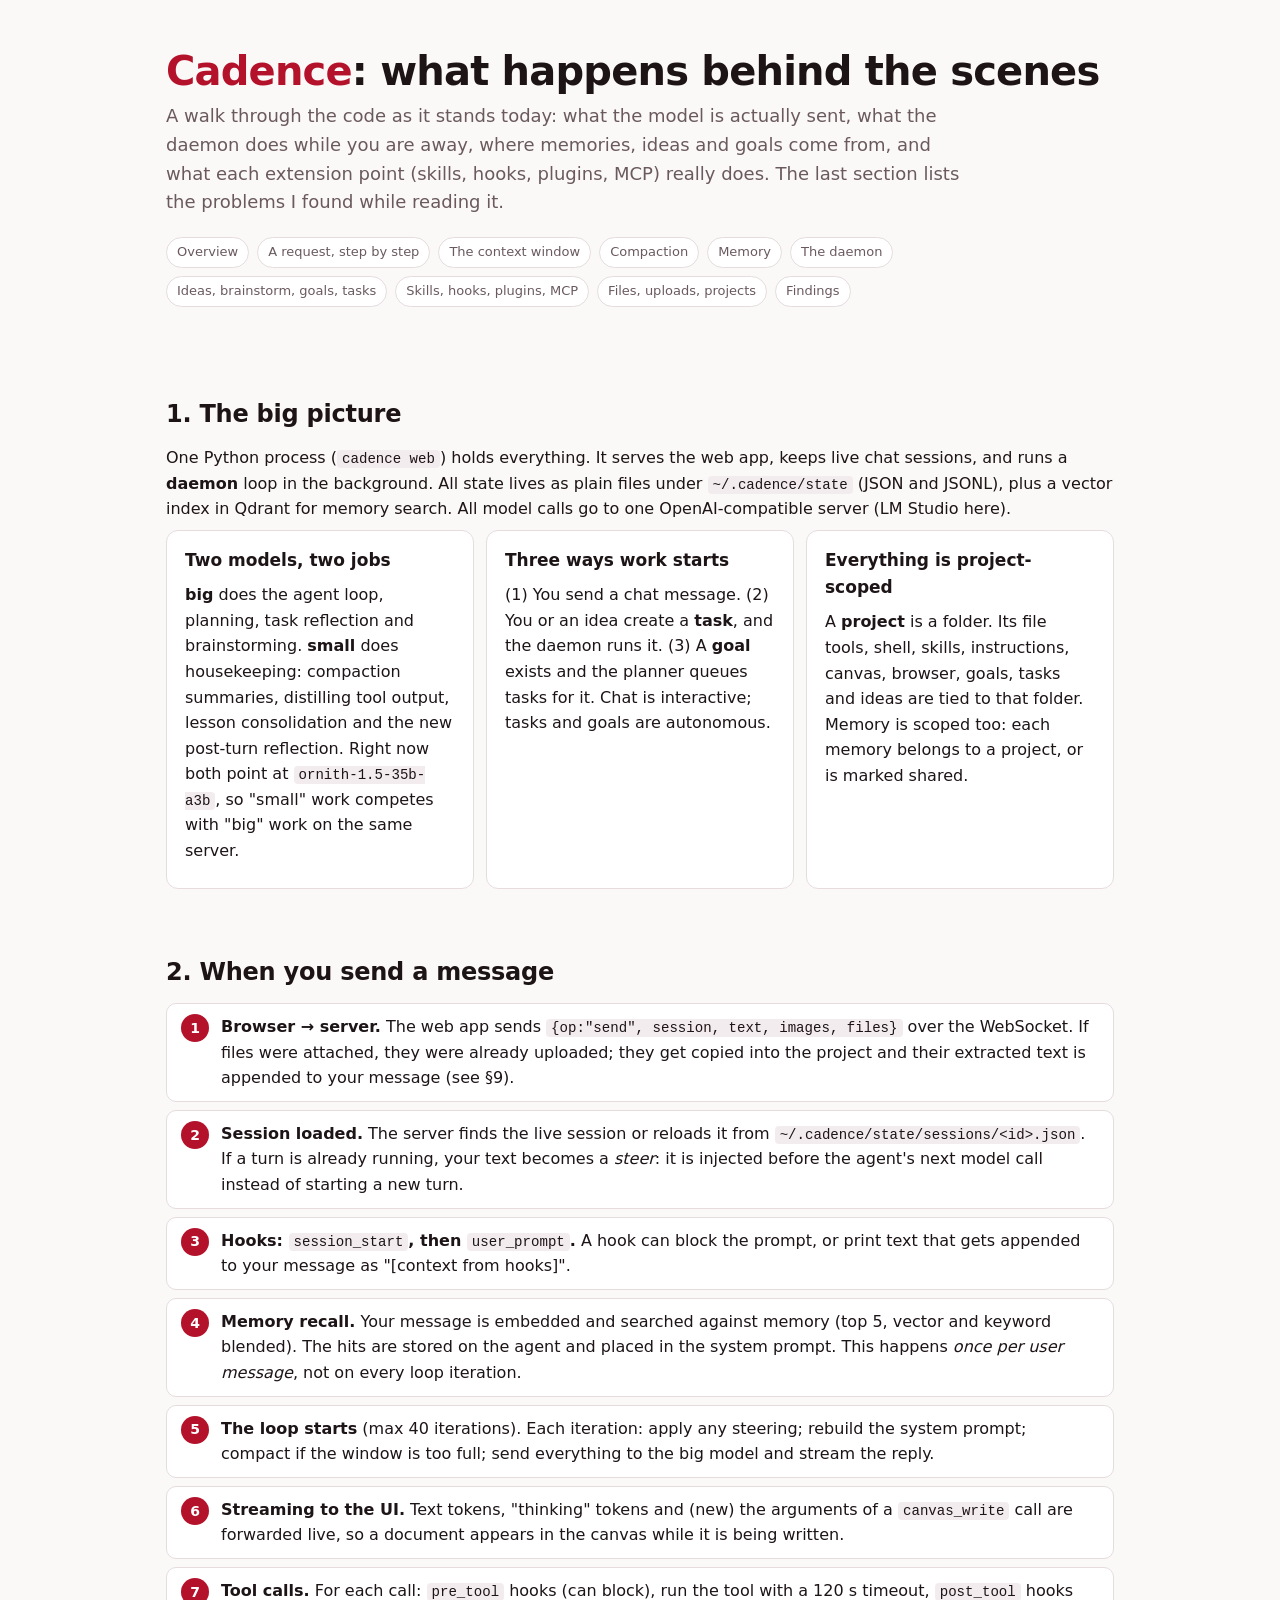
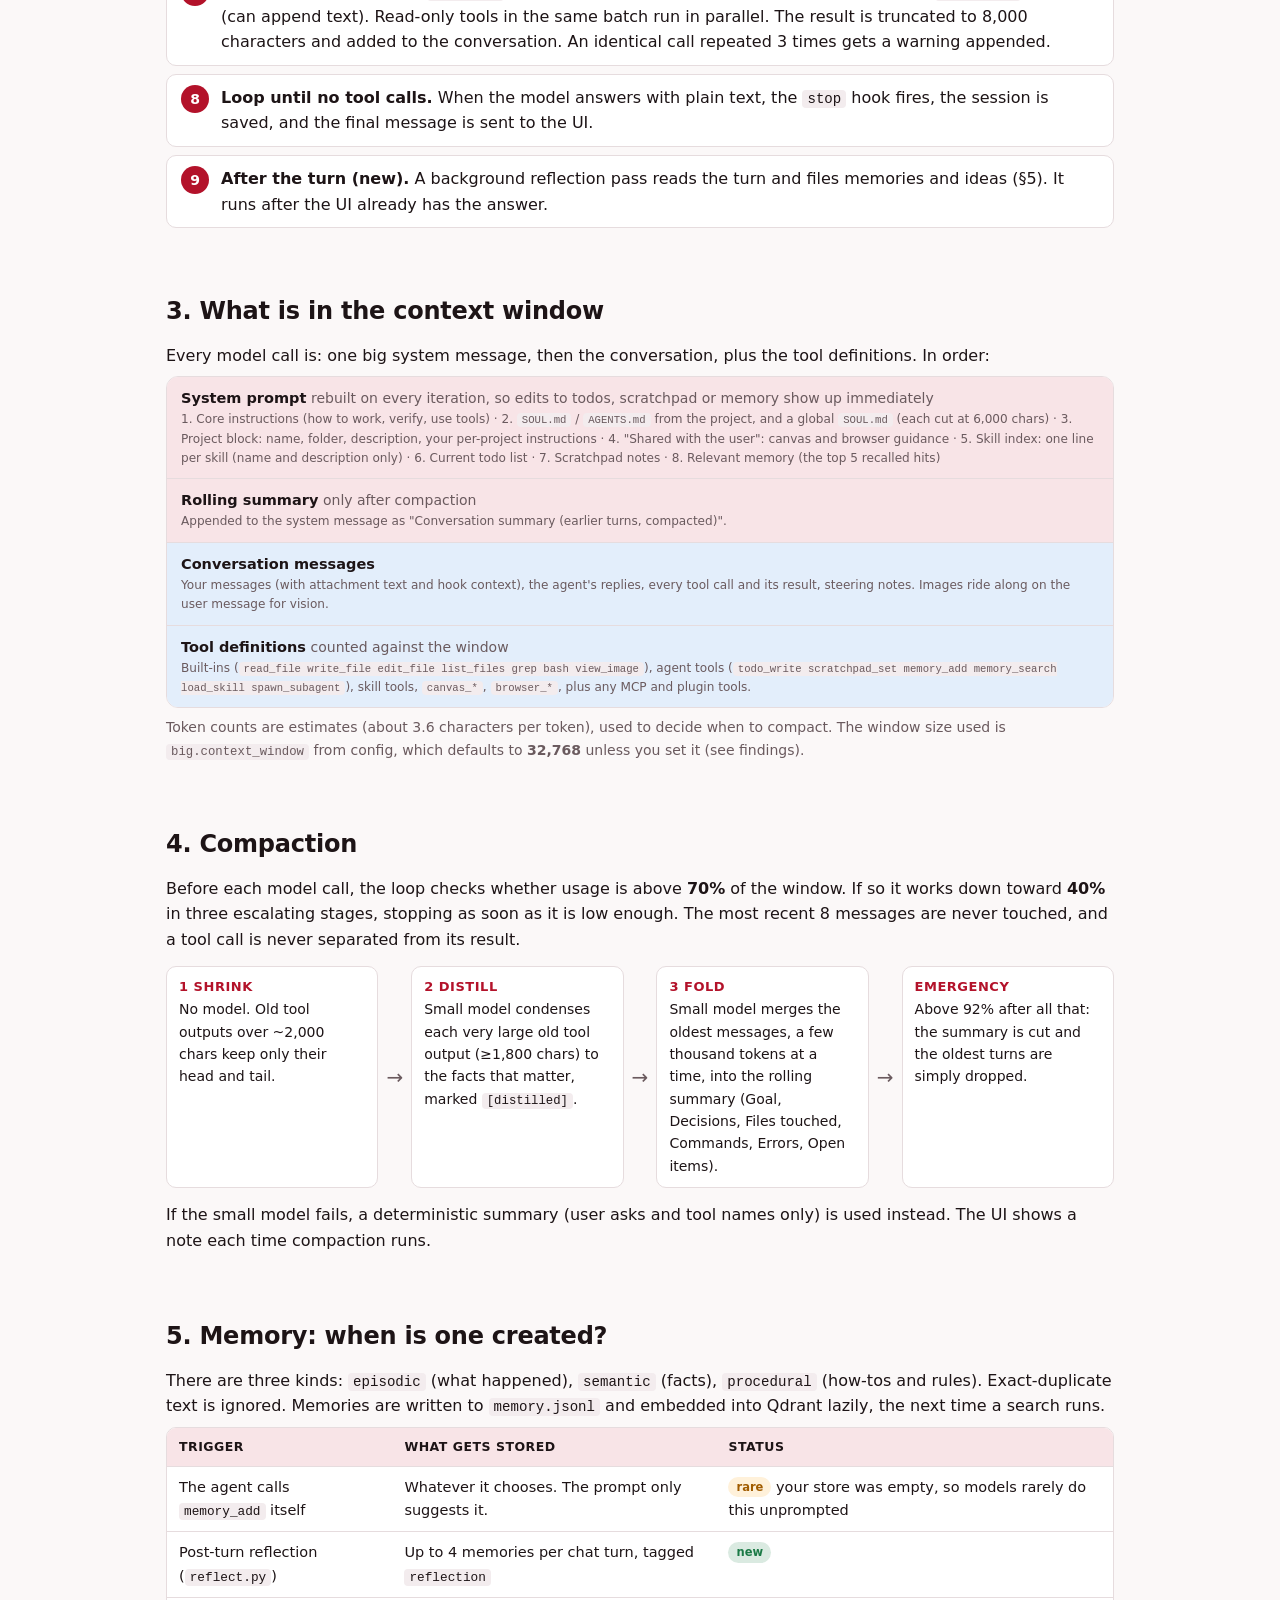
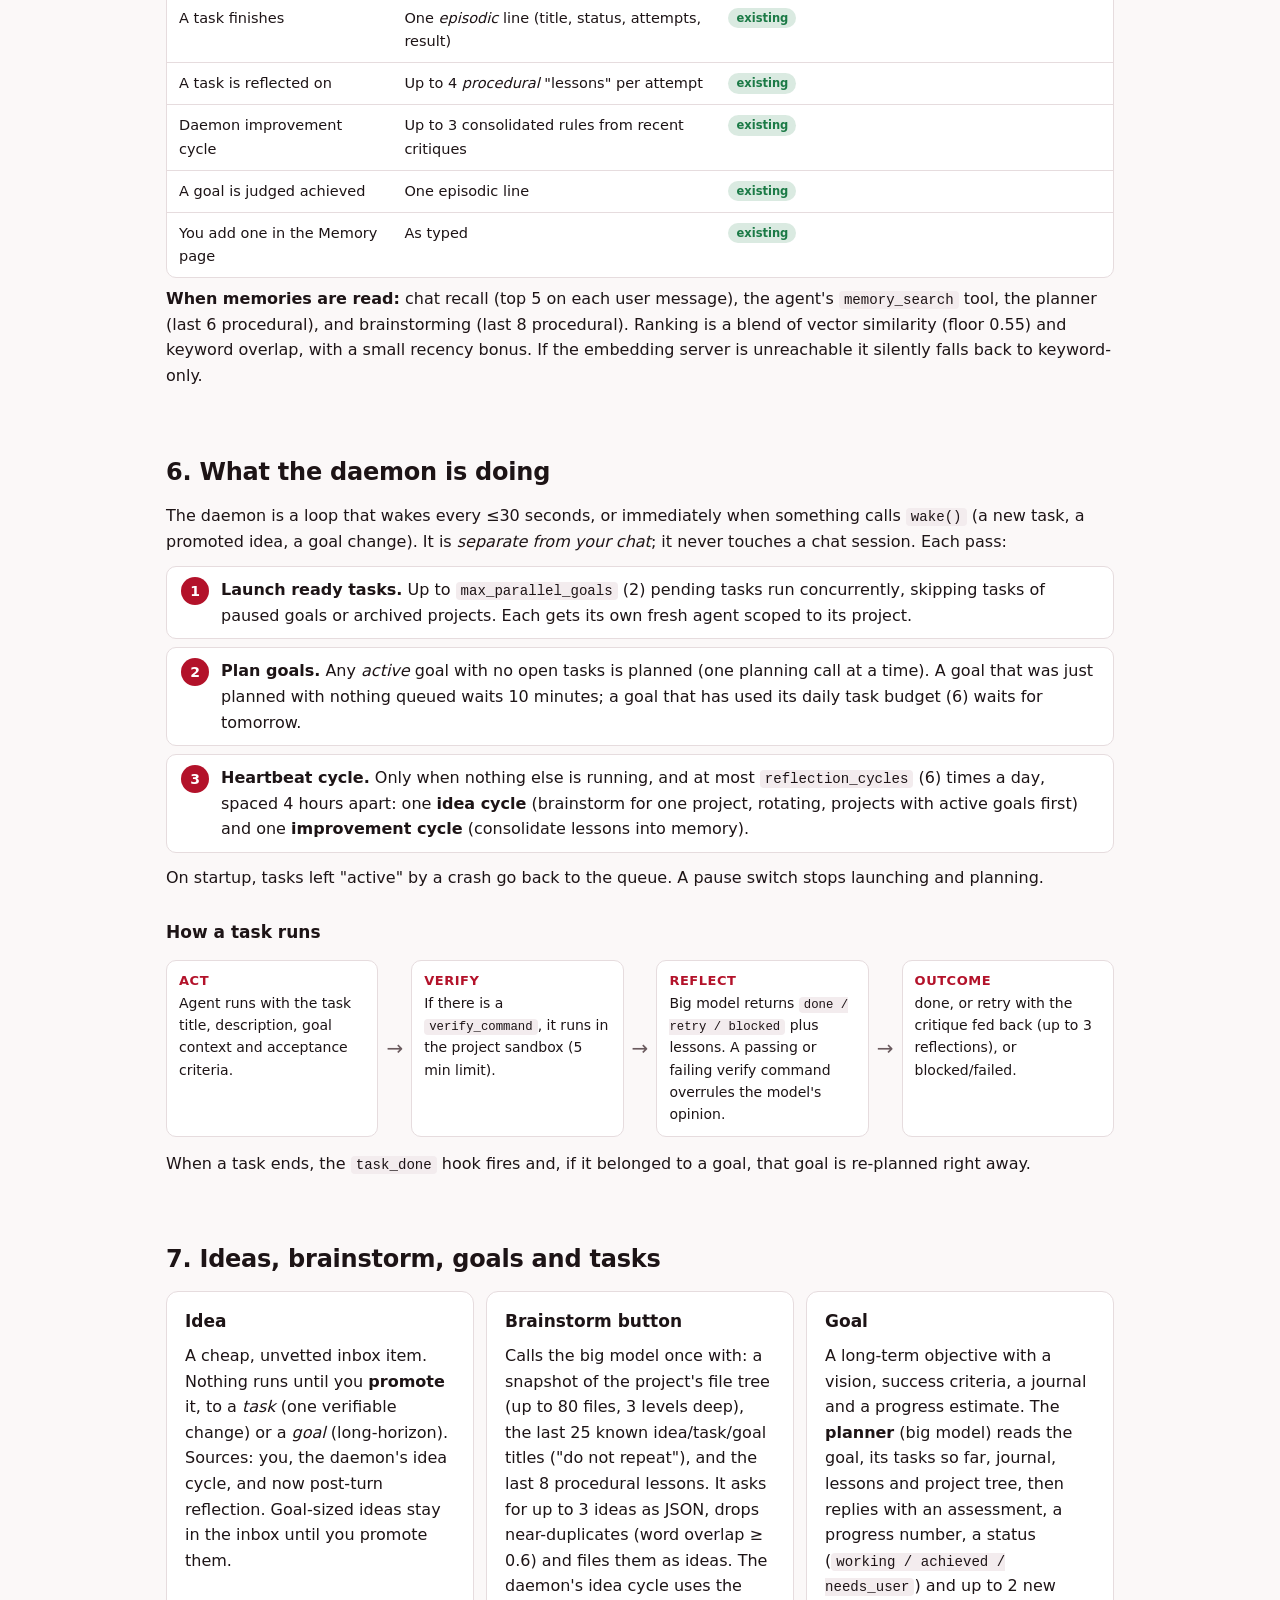
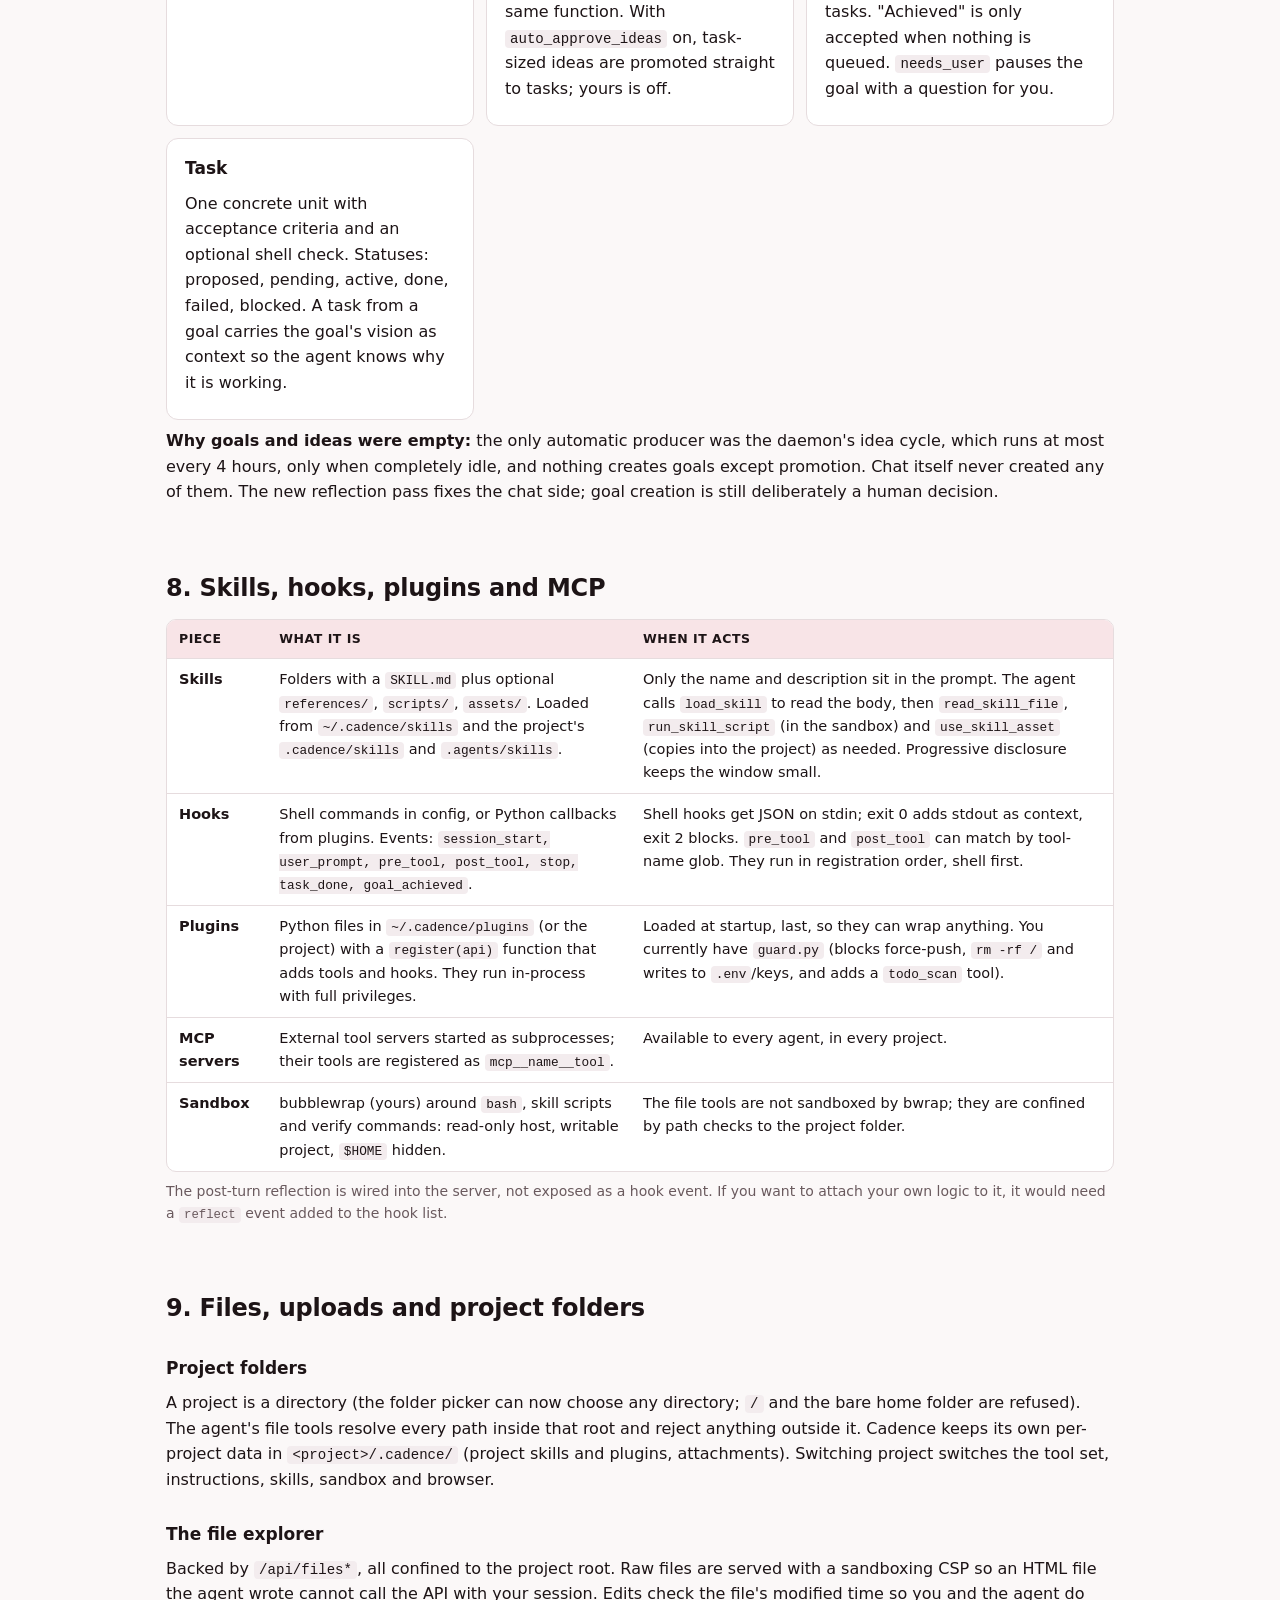
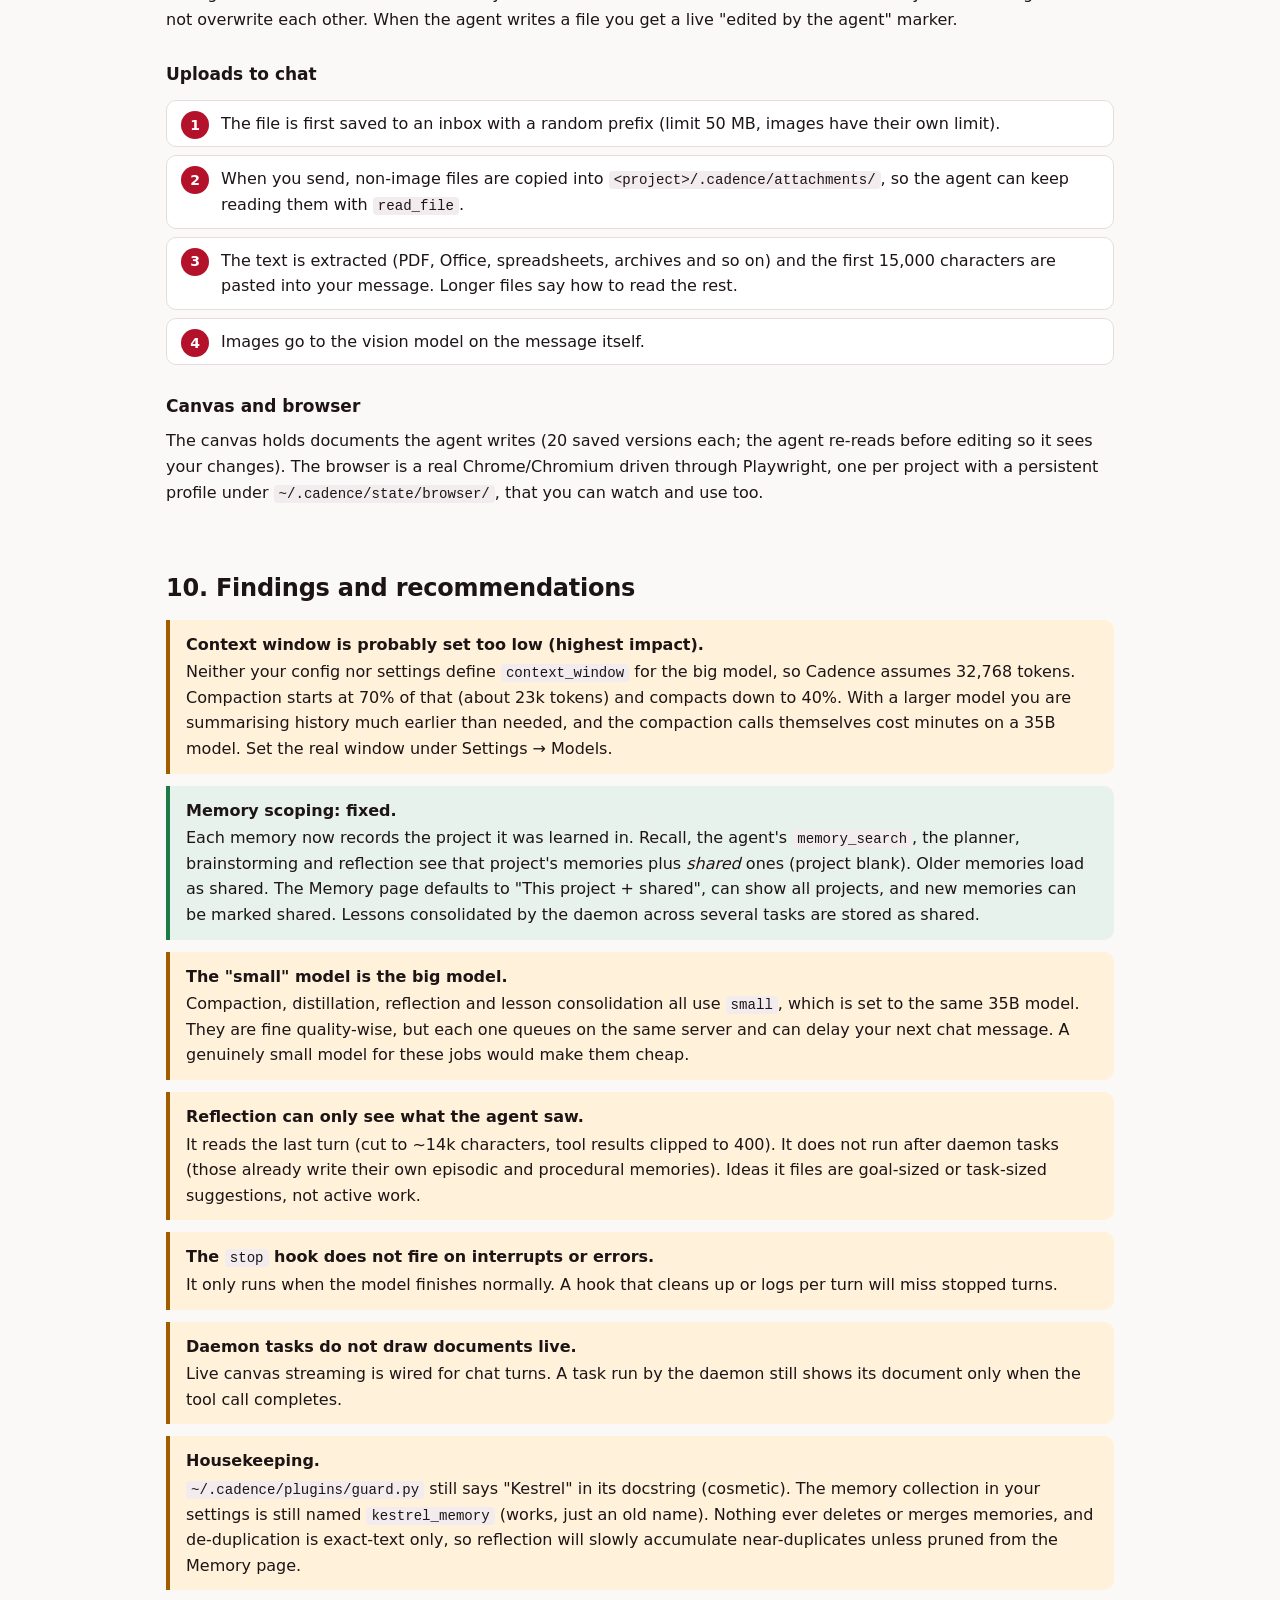
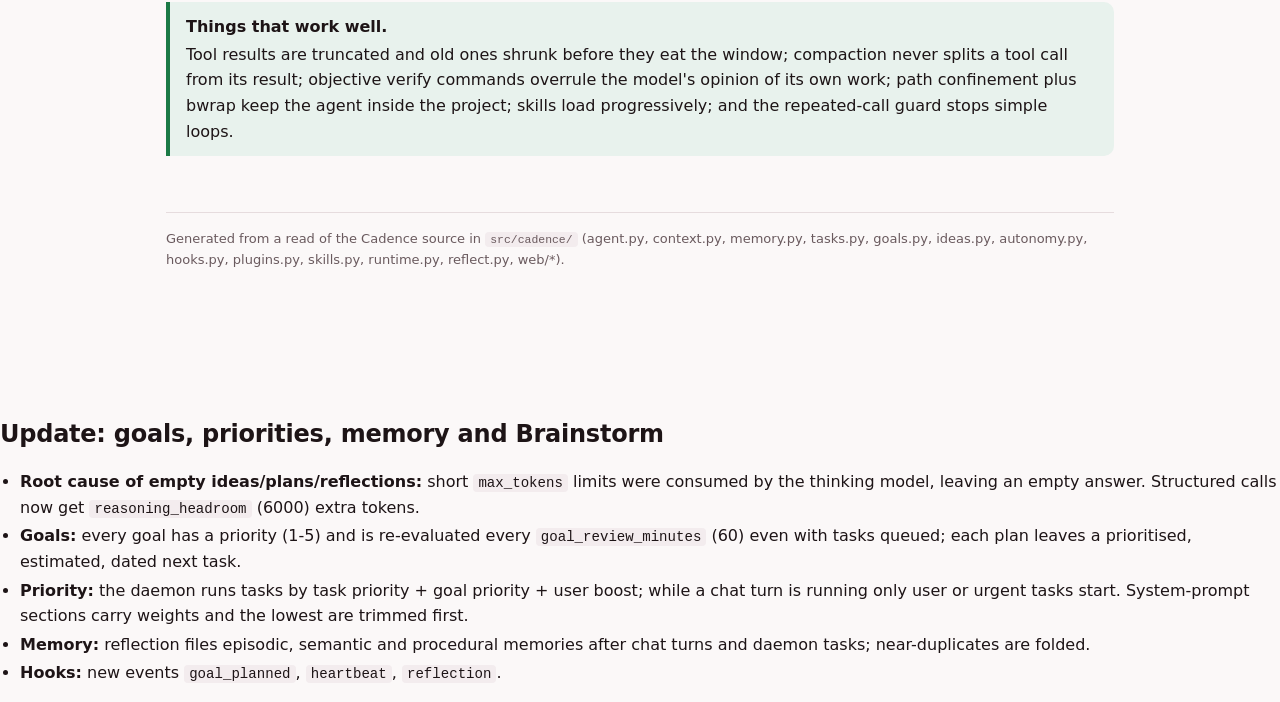
<file: assess.html>
<!doctype html>
<html lang="en">
<head>
<meta charset="utf-8">
<meta name="viewport" content="width=device-width, initial-scale=1">
<title>Cadence: how it works behind the scenes</title>
<style>
  :root {
    --bg: #fbf8f8; --panel: #ffffff; --ink: #1d1416; --muted: #6a5a5e; --line: #e6dcde;
    --brand: #b3122a; --brand-soft: #f8e4e7; --ok: #1b7a46; --warn: #a15c00; --warn-soft: #fff1da;
    --code: #f3ecee; --info: #1f5fa8; --info-soft: #e3eefb;
  }
  @media (prefers-color-scheme: dark) {
    :root {
      --bg: #140d0f; --panel: #1d1416; --ink: #f1e8ea; --muted: #b3a2a6; --line: #36272b;
      --brand: #ff5a6e; --brand-soft: #3a1620; --ok: #4cc585; --warn: #f0a640; --warn-soft: #3a2a10;
      --code: #271b1e; --info: #6aa8f0; --info-soft: #14243a;
    }
  }
  * { box-sizing: border-box; }
  html { scroll-behavior: smooth; }
  body { margin: 0; background: var(--bg); color: var(--ink); font: 16px/1.6 system-ui, -apple-system, "Segoe UI", Roboto, sans-serif; }
  .wrap { max-width: 980px; margin: 0 auto; padding: 0 16px 80px; }
  header { padding: 48px 0 24px; }
  h1 { font-size: clamp(28px, 5vw, 40px); line-height: 1.15; margin: 0 0 8px; letter-spacing: -0.02em; }
  h1 span { color: var(--brand); }
  h2 { font-size: 24px; margin: 56px 0 12px; padding-top: 8px; letter-spacing: -0.01em; }
  h3 { font-size: 17px; margin: 28px 0 6px; }
  p { margin: 8px 0; }
  .lede { color: var(--muted); font-size: 18px; max-width: 70ch; }
  nav { display: flex; flex-wrap: wrap; gap: 8px; margin: 20px 0 0; }
  nav a { font-size: 13px; padding: 4px 10px; border: 1px solid var(--line); border-radius: 999px; color: var(--muted); text-decoration: none; background: var(--panel); }
  nav a:hover { color: var(--brand); border-color: var(--brand); }
  code { background: var(--code); padding: 1px 5px; border-radius: 4px; font: 0.88em ui-monospace, SFMono-Regular, Menlo, monospace; }
  .card { background: var(--panel); border: 1px solid var(--line); border-radius: 12px; padding: 16px 18px; margin: 14px 0; }
  .grid { display: grid; gap: 12px; grid-template-columns: repeat(auto-fit, minmax(260px, 1fr)); }
  .grid .card { margin: 0; }
  .card h3 { margin-top: 0; }
  ol.steps { counter-reset: s; list-style: none; padding: 0; margin: 12px 0; }
  ol.steps li { counter-increment: s; position: relative; padding: 10px 14px 10px 54px; margin: 8px 0; background: var(--panel); border: 1px solid var(--line); border-radius: 10px; }
  ol.steps li::before { content: counter(s); position: absolute; left: 14px; top: 10px; width: 28px; height: 28px; border-radius: 50%; background: var(--brand); color: #fff; font-weight: 700; display: grid; place-items: center; font-size: 14px; }
  .flow { display: flex; flex-wrap: wrap; align-items: stretch; gap: 8px; margin: 14px 0; }
  .flow .n { flex: 1 1 140px; background: var(--panel); border: 1px solid var(--line); border-radius: 10px; padding: 10px 12px; font-size: 14px; }
  .flow .n b { display: block; color: var(--brand); font-size: 13px; text-transform: uppercase; letter-spacing: .04em; }
  .flow .arr { align-self: center; color: var(--muted); font-size: 20px; }
  table { width: 100%; border-collapse: collapse; font-size: 14.5px; background: var(--panel); border: 1px solid var(--line); border-radius: 10px; overflow: hidden; display: block; overflow-x: auto; }
  th, td { text-align: left; padding: 9px 12px; border-bottom: 1px solid var(--line); vertical-align: top; }
  th { background: var(--brand-soft); font-size: 12.5px; text-transform: uppercase; letter-spacing: .04em; }
  tr:last-child td { border-bottom: 0; }
  .stack { border: 1px solid var(--line); border-radius: 12px; overflow: hidden; background: var(--panel); }
  .stack div { padding: 10px 14px; border-bottom: 1px solid var(--line); font-size: 14.5px; }
  .stack div:last-child { border-bottom: 0; }
  .stack small { color: var(--muted); display: block; }
  .stack .s1 { background: var(--brand-soft); } .stack .s2 { background: var(--info-soft); }
  .tag { display: inline-block; font-size: 11.5px; font-weight: 600; padding: 1px 8px; border-radius: 999px; background: var(--brand-soft); color: var(--brand); vertical-align: 1px; }
  .tag.ok { background: color-mix(in srgb, var(--ok) 16%, transparent); color: var(--ok); }
  .tag.warn { background: var(--warn-soft); color: var(--warn); }
  .finding { border-left: 4px solid var(--warn); background: var(--warn-soft); border-radius: 0 10px 10px 0; padding: 12px 16px; margin: 12px 0; }
  .finding.good { border-color: var(--ok); background: color-mix(in srgb, var(--ok) 10%, var(--panel)); }
  .finding b { display: block; margin-bottom: 2px; }
  .note { color: var(--muted); font-size: 14px; }
  ul { padding-left: 20px; } li { margin: 3px 0; }
  footer { margin-top: 56px; color: var(--muted); font-size: 13px; border-top: 1px solid var(--line); padding-top: 16px; }
  @media (max-width: 560px) { .flow .arr { display: none; } }
</style>
</head>
<body>
<div class="wrap">

<header>
  <h1><span>Cadence</span>: what happens behind the scenes</h1>
  <p class="lede">A walk through the code as it stands today: what the model is actually sent, what the daemon does while you are away, where memories, ideas and goals come from, and what each extension point (skills, hooks, plugins, MCP) really does. The last section lists the problems I found while reading it.</p>
  <nav>
    <a href="#overview">Overview</a><a href="#request">A request, step by step</a><a href="#context">The context window</a>
    <a href="#compaction">Compaction</a><a href="#memory">Memory</a><a href="#daemon">The daemon</a><a href="#ideas">Ideas, brainstorm, goals, tasks</a>
    <a href="#extend">Skills, hooks, plugins, MCP</a><a href="#files">Files, uploads, projects</a><a href="#findings">Findings</a>
  </nav>
</header>

<h2 id="overview">1. The big picture</h2>
<p>One Python process (<code>cadence web</code>) holds everything. It serves the web app, keeps live chat sessions, and runs a <b>daemon</b> loop in the background. All state lives as plain files under <code>~/.cadence/state</code> (JSON and JSONL), plus a vector index in Qdrant for memory search. All model calls go to one OpenAI-compatible server (LM Studio here).</p>
<div class="grid">
  <div class="card"><h3>Two models, two jobs</h3>
    <p><b>big</b> does the agent loop, planning, task reflection and brainstorming. <b>small</b> does housekeeping: compaction summaries, distilling tool output, lesson consolidation and the new post-turn reflection. Right now both point at <code>ornith-1.5-35b-a3b</code>, so "small" work competes with "big" work on the same server.</p></div>
  <div class="card"><h3>Three ways work starts</h3>
    <p>(1) You send a chat message. (2) You or an idea create a <b>task</b>, and the daemon runs it. (3) A <b>goal</b> exists and the planner queues tasks for it. Chat is interactive; tasks and goals are autonomous.</p></div>
  <div class="card"><h3>Everything is project-scoped</h3>
    <p>A <b>project</b> is a folder. Its file tools, shell, skills, instructions, canvas, browser, goals, tasks and ideas are tied to that folder. Memory is scoped too: each memory belongs to a project, or is marked shared.</p></div>
</div>

<h2 id="request">2. When you send a message</h2>
<ol class="steps">
  <li><b>Browser → server.</b> The web app sends <code>{op:"send", session, text, images, files}</code> over the WebSocket. If files were attached, they were already uploaded; they get copied into the project and their extracted text is appended to your message (see §9).</li>
  <li><b>Session loaded.</b> The server finds the live session or reloads it from <code>~/.cadence/state/sessions/&lt;id&gt;.json</code>. If a turn is already running, your text becomes a <em>steer</em>: it is injected before the agent's next model call instead of starting a new turn.</li>
  <li><b>Hooks: <code>session_start</code>, then <code>user_prompt</code>.</b> A hook can block the prompt, or print text that gets appended to your message as "[context from hooks]".</li>
  <li><b>Memory recall.</b> Your message is embedded and searched against memory (top 5, vector and keyword blended). The hits are stored on the agent and placed in the system prompt. This happens <em>once per user message</em>, not on every loop iteration.</li>
  <li><b>The loop starts</b> (max 40 iterations). Each iteration: apply any steering; rebuild the system prompt; compact if the window is too full; send everything to the big model and stream the reply.</li>
  <li><b>Streaming to the UI.</b> Text tokens, "thinking" tokens and (new) the arguments of a <code>canvas_write</code> call are forwarded live, so a document appears in the canvas while it is being written.</li>
  <li><b>Tool calls.</b> For each call: <code>pre_tool</code> hooks (can block), run the tool with a 120 s timeout, <code>post_tool</code> hooks (can append text). Read-only tools in the same batch run in parallel. The result is truncated to 8,000 characters and added to the conversation. An identical call repeated 3 times gets a warning appended.</li>
  <li><b>Loop until no tool calls.</b> When the model answers with plain text, the <code>stop</code> hook fires, the session is saved, and the final message is sent to the UI.</li>
  <li><b>After the turn (new).</b> A background reflection pass reads the turn and files memories and ideas (§5). It runs after the UI already has the answer.</li>
</ol>

<h2 id="context">3. What is in the context window</h2>
<p>Every model call is: one big system message, then the conversation, plus the tool definitions. In order:</p>
<div class="stack">
  <div class="s1"><b>System prompt</b> <span class="note">rebuilt on every iteration, so edits to todos, scratchpad or memory show up immediately</span>
    <small>1. Core instructions (how to work, verify, use tools)  ·  2. <code>SOUL.md</code> / <code>AGENTS.md</code> from the project, and a global <code>SOUL.md</code> (each cut at 6,000 chars)  ·  3. Project block: name, folder, description, your per-project instructions  ·  4. "Shared with the user": canvas and browser guidance  ·  5. Skill index: one line per skill (name and description only)  ·  6. Current todo list  ·  7. Scratchpad notes  ·  8. Relevant memory (the top 5 recalled hits)</small></div>
  <div class="s1"><b>Rolling summary</b> <span class="note">only after compaction</span><small>Appended to the system message as "Conversation summary (earlier turns, compacted)".</small></div>
  <div class="s2"><b>Conversation messages</b><small>Your messages (with attachment text and hook context), the agent's replies, every tool call and its result, steering notes. Images ride along on the user message for vision.</small></div>
  <div class="s2"><b>Tool definitions</b> <span class="note">counted against the window</span><small>Built-ins (<code>read_file write_file edit_file list_files grep bash view_image</code>), agent tools (<code>todo_write scratchpad_set memory_add memory_search load_skill spawn_subagent</code>), skill tools, <code>canvas_*</code>, <code>browser_*</code>, plus any MCP and plugin tools.</small></div>
</div>
<p class="note">Token counts are estimates (about 3.6 characters per token), used to decide when to compact. The window size used is <code>big.context_window</code> from config, which defaults to <b>32,768</b> unless you set it (see findings).</p>

<h2 id="compaction">4. Compaction</h2>
<p>Before each model call, the loop checks whether usage is above <b>70%</b> of the window. If so it works down toward <b>40%</b> in three escalating stages, stopping as soon as it is low enough. The most recent 8 messages are never touched, and a tool call is never separated from its result.</p>
<div class="flow">
  <div class="n"><b>1 Shrink</b>No model. Old tool outputs over ~2,000 chars keep only their head and tail.</div><div class="arr">→</div>
  <div class="n"><b>2 Distill</b>Small model condenses each very large old tool output (≥1,800 chars) to the facts that matter, marked <code>[distilled]</code>.</div><div class="arr">→</div>
  <div class="n"><b>3 Fold</b>Small model merges the oldest messages, a few thousand tokens at a time, into the rolling summary (Goal, Decisions, Files touched, Commands, Errors, Open items).</div><div class="arr">→</div>
  <div class="n"><b>Emergency</b>Above 92% after all that: the summary is cut and the oldest turns are simply dropped.</div>
</div>
<p>If the small model fails, a deterministic summary (user asks and tool names only) is used instead. The UI shows a note each time compaction runs.</p>

<h2 id="memory">5. Memory: when is one created?</h2>
<p>There are three kinds: <code>episodic</code> (what happened), <code>semantic</code> (facts), <code>procedural</code> (how-tos and rules). Exact-duplicate text is ignored. Memories are written to <code>memory.jsonl</code> and embedded into Qdrant lazily, the next time a search runs.</p>
<table>
  <tr><th>Trigger</th><th>What gets stored</th><th>Status</th></tr>
  <tr><td>The agent calls <code>memory_add</code> itself</td><td>Whatever it chooses. The prompt only suggests it.</td><td><span class="tag warn">rare</span> your store was empty, so models rarely do this unprompted</td></tr>
  <tr><td>Post-turn reflection (<code>reflect.py</code>)</td><td>Up to 4 memories per chat turn, tagged <code>reflection</code></td><td><span class="tag ok">new</span></td></tr>
  <tr><td>A task finishes</td><td>One <em>episodic</em> line (title, status, attempts, result)</td><td><span class="tag ok">existing</span></td></tr>
  <tr><td>A task is reflected on</td><td>Up to 4 <em>procedural</em> "lessons" per attempt</td><td><span class="tag ok">existing</span></td></tr>
  <tr><td>Daemon improvement cycle</td><td>Up to 3 consolidated rules from recent critiques</td><td><span class="tag ok">existing</span></td></tr>
  <tr><td>A goal is judged achieved</td><td>One episodic line</td><td><span class="tag ok">existing</span></td></tr>
  <tr><td>You add one in the Memory page</td><td>As typed</td><td><span class="tag ok">existing</span></td></tr>
</table>
<p><b>When memories are read:</b> chat recall (top 5 on each user message), the agent's <code>memory_search</code> tool, the planner (last 6 procedural), and brainstorming (last 8 procedural). Ranking is a blend of vector similarity (floor 0.55) and keyword overlap, with a small recency bonus. If the embedding server is unreachable it silently falls back to keyword-only.</p>

<h2 id="daemon">6. What the daemon is doing</h2>
<p>The daemon is a loop that wakes every ≤30 seconds, or immediately when something calls <code>wake()</code> (a new task, a promoted idea, a goal change). It is <em>separate from your chat</em>; it never touches a chat session. Each pass:</p>
<ol class="steps">
  <li><b>Launch ready tasks.</b> Up to <code>max_parallel_goals</code> (2) pending tasks run concurrently, skipping tasks of paused goals or archived projects. Each gets its own fresh agent scoped to its project.</li>
  <li><b>Plan goals.</b> Any <em>active</em> goal with no open tasks is planned (one planning call at a time). A goal that was just planned with nothing queued waits 10 minutes; a goal that has used its daily task budget (6) waits for tomorrow.</li>
  <li><b>Heartbeat cycle.</b> Only when nothing else is running, and at most <code>reflection_cycles</code> (6) times a day, spaced 4 hours apart: one <b>idea cycle</b> (brainstorm for one project, rotating, projects with active goals first) and one <b>improvement cycle</b> (consolidate lessons into memory).</li>
</ol>
<p>On startup, tasks left "active" by a crash go back to the queue. A pause switch stops launching and planning.</p>

<h3>How a task runs</h3>
<div class="flow">
  <div class="n"><b>Act</b>Agent runs with the task title, description, goal context and acceptance criteria.</div><div class="arr">→</div>
  <div class="n"><b>Verify</b>If there is a <code>verify_command</code>, it runs in the project sandbox (5 min limit).</div><div class="arr">→</div>
  <div class="n"><b>Reflect</b>Big model returns <code>done / retry / blocked</code> plus lessons. A passing or failing verify command overrules the model's opinion.</div><div class="arr">→</div>
  <div class="n"><b>Outcome</b>done, or retry with the critique fed back (up to 3 reflections), or blocked/failed.</div>
</div>
<p>When a task ends, the <code>task_done</code> hook fires and, if it belonged to a goal, that goal is re-planned right away.</p>

<h2 id="ideas">7. Ideas, brainstorm, goals and tasks</h2>
<div class="grid">
  <div class="card"><h3>Idea</h3><p>A cheap, unvetted inbox item. Nothing runs until you <b>promote</b> it, to a <em>task</em> (one verifiable change) or a <em>goal</em> (long-horizon). Sources: you, the daemon's idea cycle, and now post-turn reflection. Goal-sized ideas stay in the inbox until you promote them.</p></div>
  <div class="card"><h3>Brainstorm button</h3><p>Calls the big model once with: a snapshot of the project's file tree (up to 80 files, 3 levels deep), the last 25 known idea/task/goal titles ("do not repeat"), and the last 8 procedural lessons. It asks for up to 3 ideas as JSON, drops near-duplicates (word overlap ≥ 0.6) and files them as ideas. The daemon's idea cycle uses the same function. With <code>auto_approve_ideas</code> on, task-sized ideas are promoted straight to tasks; yours is off.</p></div>
  <div class="card"><h3>Goal</h3><p>A long-term objective with a vision, success criteria, a journal and a progress estimate. The <b>planner</b> (big model) reads the goal, its tasks so far, journal, lessons and project tree, then replies with an assessment, a progress number, a status (<code>working / achieved / needs_user</code>) and up to 2 new tasks. "Achieved" is only accepted when nothing is queued. <code>needs_user</code> pauses the goal with a question for you.</p></div>
  <div class="card"><h3>Task</h3><p>One concrete unit with acceptance criteria and an optional shell check. Statuses: proposed, pending, active, done, failed, blocked. A task from a goal carries the goal's vision as context so the agent knows why it is working.</p></div>
</div>
<p><b>Why goals and ideas were empty:</b> the only automatic producer was the daemon's idea cycle, which runs at most every 4 hours, only when completely idle, and nothing creates goals except promotion. Chat itself never created any of them. The new reflection pass fixes the chat side; goal creation is still deliberately a human decision.</p>

<h2 id="extend">8. Skills, hooks, plugins and MCP</h2>
<table>
  <tr><th>Piece</th><th>What it is</th><th>When it acts</th></tr>
  <tr><td><b>Skills</b></td><td>Folders with a <code>SKILL.md</code> plus optional <code>references/</code>, <code>scripts/</code>, <code>assets/</code>. Loaded from <code>~/.cadence/skills</code> and the project's <code>.cadence/skills</code> and <code>.agents/skills</code>.</td>
    <td>Only the name and description sit in the prompt. The agent calls <code>load_skill</code> to read the body, then <code>read_skill_file</code>, <code>run_skill_script</code> (in the sandbox) and <code>use_skill_asset</code> (copies into the project) as needed. Progressive disclosure keeps the window small.</td></tr>
  <tr><td><b>Hooks</b></td><td>Shell commands in config, or Python callbacks from plugins. Events: <code>session_start, user_prompt, pre_tool, post_tool, stop, task_done, goal_achieved</code>.</td>
    <td>Shell hooks get JSON on stdin; exit 0 adds stdout as context, exit 2 blocks. <code>pre_tool</code> and <code>post_tool</code> can match by tool-name glob. They run in registration order, shell first.</td></tr>
  <tr><td><b>Plugins</b></td><td>Python files in <code>~/.cadence/plugins</code> (or the project) with a <code>register(api)</code> function that adds tools and hooks. They run in-process with full privileges.</td>
    <td>Loaded at startup, last, so they can wrap anything. You currently have <code>guard.py</code> (blocks force-push, <code>rm -rf /</code> and writes to <code>.env</code>/keys, and adds a <code>todo_scan</code> tool).</td></tr>
  <tr><td><b>MCP servers</b></td><td>External tool servers started as subprocesses; their tools are registered as <code>mcp__name__tool</code>.</td><td>Available to every agent, in every project.</td></tr>
  <tr><td><b>Sandbox</b></td><td>bubblewrap (yours) around <code>bash</code>, skill scripts and verify commands: read-only host, writable project, <code>$HOME</code> hidden.</td><td>The file tools are not sandboxed by bwrap; they are confined by path checks to the project folder.</td></tr>
</table>
<p class="note">The post-turn reflection is wired into the server, not exposed as a hook event. If you want to attach your own logic to it, it would need a <code>reflect</code> event added to the hook list.</p>

<h2 id="files">9. Files, uploads and project folders</h2>
<h3>Project folders</h3>
<p>A project is a directory (the folder picker can now choose any directory; <code>/</code> and the bare home folder are refused). The agent's file tools resolve every path inside that root and reject anything outside it. Cadence keeps its own per-project data in <code>&lt;project&gt;/.cadence/</code> (project skills and plugins, attachments). Switching project switches the tool set, instructions, skills, sandbox and browser.</p>
<h3>The file explorer</h3>
<p>Backed by <code>/api/files*</code>, all confined to the project root. Raw files are served with a sandboxing CSP so an HTML file the agent wrote cannot call the API with your session. Edits check the file's modified time so you and the agent do not overwrite each other. When the agent writes a file you get a live "edited by the agent" marker.</p>
<h3>Uploads to chat</h3>
<ol class="steps">
  <li>The file is first saved to an inbox with a random prefix (limit 50 MB, images have their own limit).</li>
  <li>When you send, non-image files are copied into <code>&lt;project&gt;/.cadence/attachments/</code>, so the agent can keep reading them with <code>read_file</code>.</li>
  <li>The text is extracted (PDF, Office, spreadsheets, archives and so on) and the first 15,000 characters are pasted into your message. Longer files say how to read the rest.</li>
  <li>Images go to the vision model on the message itself.</li>
</ol>
<h3>Canvas and browser</h3>
<p>The canvas holds documents the agent writes (20 saved versions each; the agent re-reads before editing so it sees your changes). The browser is a real Chrome/Chromium driven through Playwright, one per project with a persistent profile under <code>~/.cadence/state/browser/</code>, that you can watch and use too.</p>

<h2 id="findings">10. Findings and recommendations</h2>

<div class="finding"><b>Context window is probably set too low (highest impact).</b>
  Neither your config nor settings define <code>context_window</code> for the big model, so Cadence assumes 32,768 tokens. Compaction starts at 70% of that (about 23k tokens) and compacts down to 40%. With a larger model you are summarising history much earlier than needed, and the compaction calls themselves cost minutes on a 35B model. Set the real window under Settings → Models.</div>

<div class="finding good"><b>Memory scoping: fixed.</b>
  Each memory now records the project it was learned in. Recall, the agent's <code>memory_search</code>, the planner, brainstorming and reflection see that project's memories plus <em>shared</em> ones (project blank). Older memories load as shared. The Memory page defaults to "This project + shared", can show all projects, and new memories can be marked shared. Lessons consolidated by the daemon across several tasks are stored as shared.</div>

<div class="finding"><b>The "small" model is the big model.</b>
  Compaction, distillation, reflection and lesson consolidation all use <code>small</code>, which is set to the same 35B model. They are fine quality-wise, but each one queues on the same server and can delay your next chat message. A genuinely small model for these jobs would make them cheap.</div>

<div class="finding"><b>Reflection can only see what the agent saw.</b>
  It reads the last turn (cut to ~14k characters, tool results clipped to 400). It does not run after daemon tasks (those already write their own episodic and procedural memories). Ideas it files are goal-sized or task-sized suggestions, not active work.</div>

<div class="finding"><b>The <code>stop</code> hook does not fire on interrupts or errors.</b>
  It only runs when the model finishes normally. A hook that cleans up or logs per turn will miss stopped turns.</div>

<div class="finding"><b>Daemon tasks do not draw documents live.</b>
  Live canvas streaming is wired for chat turns. A task run by the daemon still shows its document only when the tool call completes.</div>

<div class="finding"><b>Housekeeping.</b>
  <code>~/.cadence/plugins/guard.py</code> still says "Kestrel" in its docstring (cosmetic). The memory collection in your settings is still named <code>kestrel_memory</code> (works, just an old name). Nothing ever deletes or merges memories, and de-duplication is exact-text only, so reflection will slowly accumulate near-duplicates unless pruned from the Memory page.</div>

<div class="finding good"><b>Things that work well.</b>
  Tool results are truncated and old ones shrunk before they eat the window; compaction never splits a tool call from its result; objective verify commands overrule the model's opinion of its own work; path confinement plus bwrap keep the agent inside the project; skills load progressively; and the repeated-call guard stops simple loops.</div>

<footer>Generated from a read of the Cadence source in <code>src/cadence/</code> (agent.py, context.py, memory.py, tasks.py, goals.py, ideas.py, autonomy.py, hooks.py, plugins.py, skills.py, runtime.py, reflect.py, web/*).</footer>
</div>
<section><h2>Update: goals, priorities, memory and Brainstorm</h2><ul><li><b>Root cause of empty ideas/plans/reflections:</b> short <code>max_tokens</code> limits were consumed by the thinking model, leaving an empty answer. Structured calls now get <code>reasoning_headroom</code> (6000) extra tokens.</li><li><b>Goals:</b> every goal has a priority (1-5) and is re-evaluated every <code>goal_review_minutes</code> (60) even with tasks queued; each plan leaves a prioritised, estimated, dated next task.</li><li><b>Priority:</b> the daemon runs tasks by task priority + goal priority + user boost; while a chat turn is running only user or urgent tasks start. System-prompt sections carry weights and the lowest are trimmed first.</li><li><b>Memory:</b> reflection files episodic, semantic and procedural memories after chat turns and daemon tasks; near-duplicates are folded.</li><li><b>Hooks:</b> new events <code>goal_planned</code>, <code>heartbeat</code>, <code>reflection</code>.</li></ul></section>
</body>
</html>
</file>
